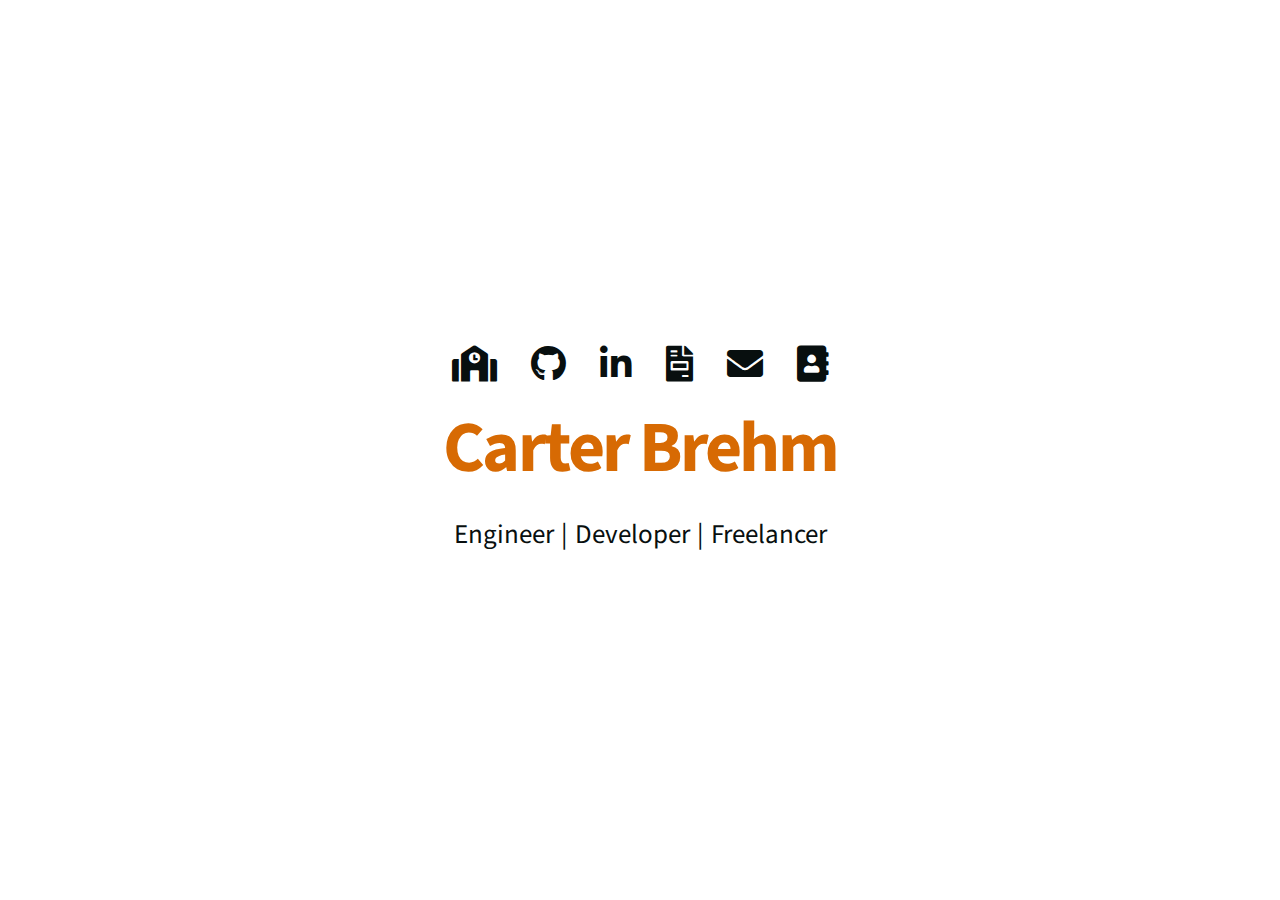
<file: index.html>
<!doctype html>
<html lang="en">
	<head>
		<meta charset="UTF-8" />
		<meta name="viewport" content="width=device-width, initial-scale=1.0" />
		<title>Carter Brehm</title>
		<link rel="icon" href="icons/favicon.ico" />
		<link rel="stylesheet" href="icons/font-awesome/css/all.css" />
		<link rel="stylesheet" href="styles/main.css" />
	</head>
	<body>
		<div class="content-wrapper">
			<a
				href="https://www.unomaha.edu/scott-scholars/staff-and-students/directory/class-of-2025/carter-brehm.php"
			>
				<i class="icon fas fa-school fa-2x"></i>
			</a>
			<a href="https://github.com/CarterBrehm">
				<i class="icon fab fa-github fa-2x"></i>
			</a>
			<a href="https://www.linkedin.com/in/carter-brehm-3526a3241/">
				<i class="icon fab fa-linkedin-in fa-2x"></i>
			</a>
			<a href="resume/">
				<i class="icon fas fa-file-invoice fa-2x"></i>
			</a>
			<a href="mailto:carter@brehm.dev">
				<i class="icon fas fa-envelope fa-2x"></i>
			</a>
			<a href="carterbrehm.vcf">
				<i class="icon fas fa-address-book fa-2x"></i>
			</a>
			<h1>Carter Brehm</h1>
			<p>
				Engineer <span class="divider"> | </span> Developer
				<span class="divider"> | </span> Freelancer
			</p>
		</div>
	</body>
</html>
</file>
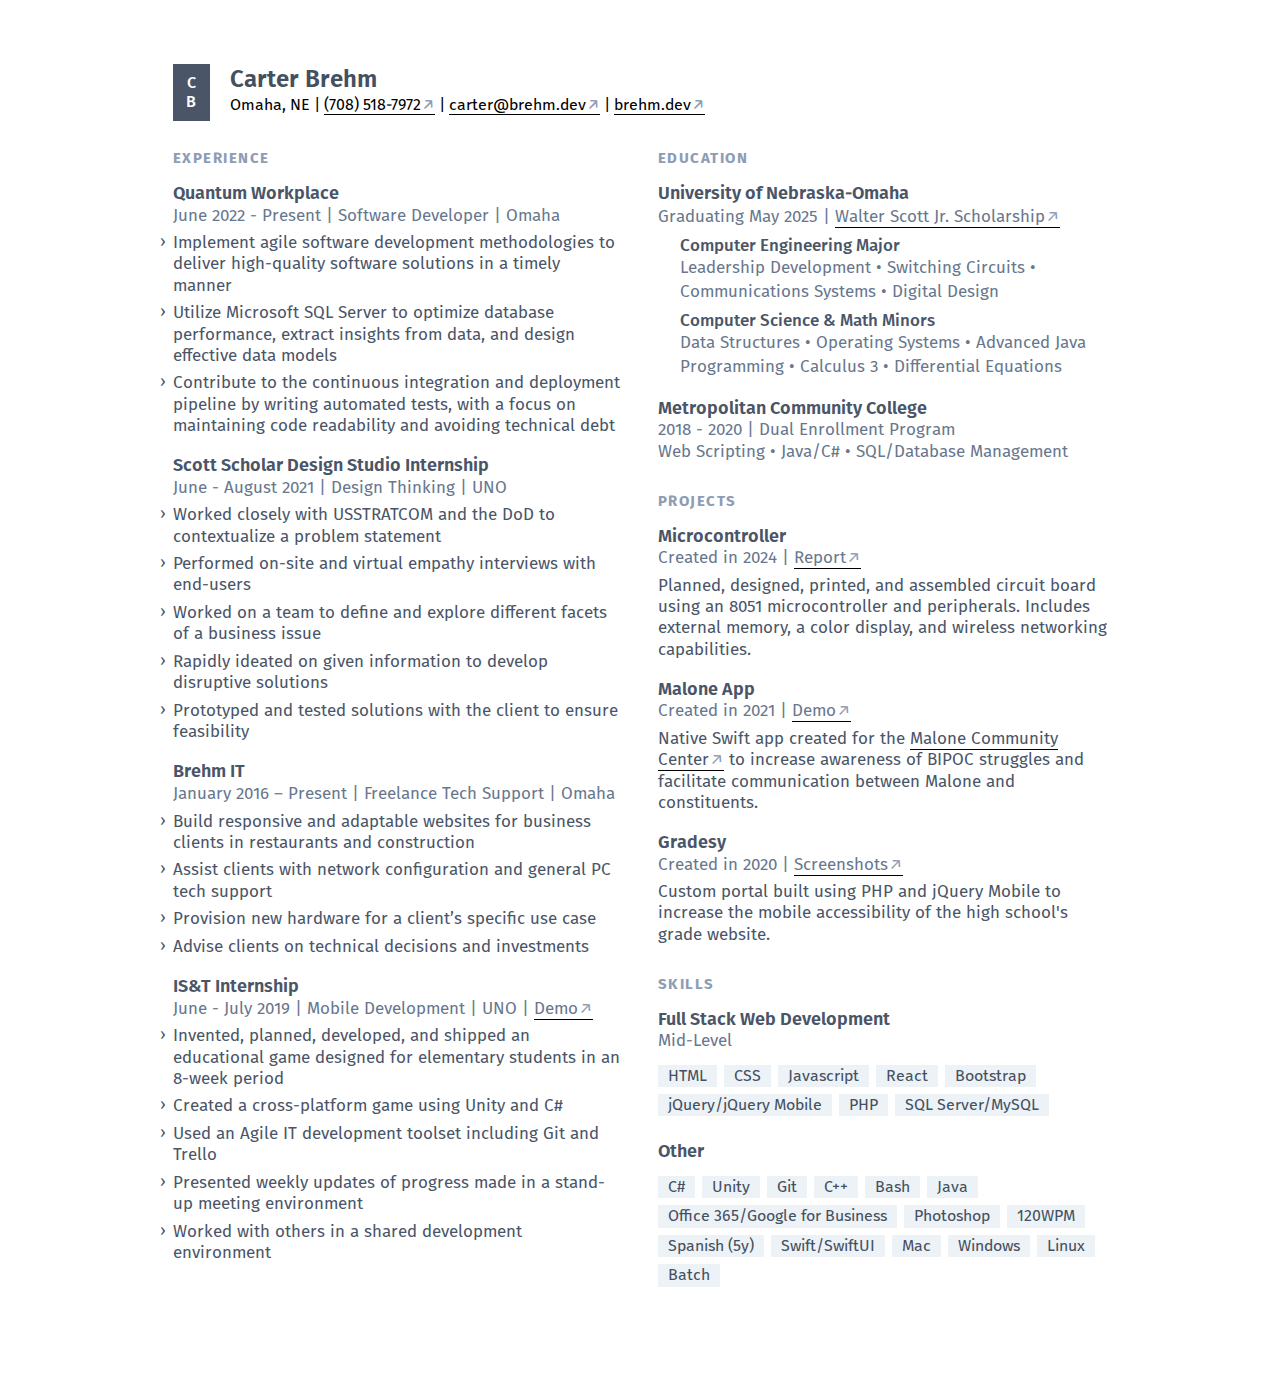
<file: resume/index.html>
<!DOCTYPE html>
<html lang="en">
	<head>
		<meta charset="UTF-8" />
		<a rel="me" href="https://mastodon.carters.cloud/@carter"></a>
		<meta name="description" content="Full-stack web and iOS developer" />
		<meta name="keywords" content="resume,cv,Carter Brehm" />
		<meta name="author" content="Carter" />
		<!-- <meta name="robots" content="noindex"> -->
		<meta name="viewport" content="width=device-width, initial-scale=1.0" />
		<meta http-equiv="X-UA-Compatible" content="ie=edge" />
		<!-- <link rel="preload" href="./fonts/FiraGO-Regular.latin.woff2" as="font" crossorigin="anonymous"> -->
		<link href="./build.css" rel="stylesheet" />
		<title>Carter Brehm — Resume</title>

		<style></style>
	</head>

	<body>
		<main class="font-firago hyphens-manual">
			<!-- Page -->
			<div class="p-6 mx-auto page max-w-2xl print:max-w-letter md:max-w-letter md:h-letter xsm:p-8 sm:p-9 md:p-16 bg-white">
				<!-- Name -->
				<header class="flex items-center mb-8 md:mb-11" style="margin-bottom: 30px">
					<div class="initials-container mr-5 text-base leading-none text-white bg-gray-700 font-medium print:bg-black px-3" style="padding-bottom: 0.6875rem; padding-top: 0.6875rem; /*11px*/">
						<div class="initial text-center" style="padding-bottom: 0.1875rem; /*3px*/">C</div>
						<div class="text-center initial">B</div>
					</div>
					<div>
						<h1 class="text-2xl font-semibold text-gray-750 pb-px">Carter Brehm</h1>
						<p style="line-height: 1.6">
							Omaha, NE |
							<a href="tel:7085187972">(708) 518-7972<span class="hide-print inline-block text-gray-550 print:text-black font-normal group-hover:text-gray-700 transition duration-100 ease-in">↗</span></a>
							|
							<a href="mailto:carter@brehmit.com">carter@brehm.dev<span class="hide-print inline-block text-gray-550 print:text-black font-normal group-hover:text-gray-700 transition duration-100 ease-in">↗</span></a>
							|
							<a href="https://brehm.dev">brehm.dev<span class="inline-block text-gray-550 print:text-black font-normal group-hover:text-gray-700 transition duration-100 ease-in">↗</span></a>
							<!-- <a href="brehm.dev/card">brehm.dev/card<span class="inline-block text-gray-550 print:text-black font-normal group-hover:text-gray-700 transition duration-100 ease-in">↗</span></a> -->
						</p>
						<p></p>
					</div>

					<!-- <p style="max-width: 70px; padding-left: 40px; white-space: nowrap; line-height: 1.4;">(708) 518-7972 <br>carter@brehmit.com</p> -->
				</header>

				<!-- end Name -->

				<!-- Column -->
				<div class="md:col-count-2 print:col-count-2 col-gap-md md:h-letter-col print:h-letter-col col-fill-auto">
					<section class="mt-8 first:mt-0">
						<!-- To keep in the same column -->
						<div class="break-inside-avoid">
							<h2 class="mb-4 font-bold tracking-widest text-sm2 text-gray-550 print:font-normal">EXPERIENCE</h2>


							<section class="mb-4.5 break-inside-avoid">
								<header>
									<h3 class="text-lg font-semibold text-gray-700 leading-snugish">Quantum Workplace</h3>
									<p class="leading-normal text-md text-gray-650">June 2022 - Present | Software Developer | Omaha</p>
								</header>
								<ul class="">
									<li class="mt-2.1 text-md text-gray-700 leading-normal">
										<span class="absolute -ml-3 sm:-ml-3.2 select-none transform -translate-y-px">›</span>
										Implement agile software development methodologies to deliver high-quality software solutions in a timely manner
									</li>
									<li class="mt-2.1 text-md text-gray-700 leading-normal">
										<span class="absolute -ml-3 sm:-ml-3.2 select-none transform -translate-y-px">›</span>
										Utilize Microsoft SQL Server to optimize database performance, extract insights from data, and design effective data models
									</li>
									<li class="mt-2.1 text-md text-gray-700 leading-normal">
										<span class="absolute -ml-3 sm:-ml-3.2 select-none transform -translate-y-px">›</span>
										Contribute to the continuous integration and deployment pipeline by writing automated tests, with a focus on maintaining code readability and avoiding technical debt
									</li>
								</ul>
							</section>


							<section class="mb-4.5 break-inside-avoid">
								<header>
									<h3 class="text-lg font-semibold text-gray-700 leading-snugish">Scott Scholar Design Studio Internship</h3>
									<p class="leading-normal text-md text-gray-650">June - August 2021 | Design Thinking | UNO</p>
								</header>
								<ul class="">
									<li class="mt-2.1 text-md text-gray-700 leading-normal">
										<span class="absolute -ml-3 sm:-ml-3.2 select-none transform -translate-y-px">›</span>
										Worked closely with USSTRATCOM and the DoD to contextualize a problem statement
									</li>
									<li class="mt-2.1 text-md text-gray-700 leading-normal">
										<span class="absolute -ml-3 sm:-ml-3.2 select-none transform -translate-y-px">›</span>
										Performed on-site and virtual empathy interviews with end-users
									</li>
									<li class="mt-2.1 text-md text-gray-700 leading-normal">
										<span class="absolute -ml-3 sm:-ml-3.2 select-none transform -translate-y-px">›</span>
										Worked on a team to define and explore different facets of a business issue
									</li>
									<li class="mt-2.1 text-md text-gray-700 leading-normal">
										<span class="absolute -ml-3 sm:-ml-3.2 select-none transform -translate-y-px">›</span>
										Rapidly ideated on given information to develop disruptive solutions
									</li>
									<li class="mt-2.1 text-md text-gray-700 leading-normal">
										<span class="absolute -ml-3 sm:-ml-3.2 select-none transform -translate-y-px">›</span>
										Prototyped and tested solutions with the client to ensure feasibility
									</li>
								</ul>
							</section>

							<section class="mb-4.5 break-inside-avoid">
								<header>
									<h3 class="text-lg font-semibold text-gray-700 leading-snugish">Brehm IT</h3>
									<p class="leading-normal text-md text-gray-650">January 2016 – Present | Freelance Tech Support | Omaha</p>
								</header>
								<ul>
									<li class="mt-2.1 text-md text-gray-700 leading-normal">
										<span class="absolute -ml-3 sm:-ml-3.2 select-none transform -translate-y-px">›</span>
										Build responsive and adaptable websites for business clients in restaurants and construction
									</li>
									<li class="mt-2.1 text-md text-gray-700 leading-normal">
										<span class="absolute -ml-3 sm:-ml-3.2 select-none transform -translate-y-px">›</span>
										Assist clients with network configuration and general PC tech support
									</li>
									<li class="mt-2.1 text-md text-gray-700 leading-normal">
										<span class="absolute -ml-3 sm:-ml-3.2 select-none transform -translate-y-px">›</span>
										Provision new hardware for a client’s specific use case
									</li>
									<li class="mt-2.1 text-md text-gray-700 leading-normal">
										<span class="absolute -ml-3 sm:-ml-3.2 select-none transform -translate-y-px">›</span>
										Advise clients on technical decisions and investments
									</li>
								</ul>
							</section>
						</div>

						<section class="mb-4.5 break-inside-avoid">
							<header>
								<h3 class="text-lg font-semibold text-gray-700 leading-snugish">IS&T Internship</h3>
								<p class="leading-normal text-md text-gray-650">
									June - July 2019 | Mobile Development | UNO |
									<a href="mis-flood-demo/index.html">Demo<span class="inline-block text-gray-550 print:text-black font-normal group-hover:text-gray-700 transition duration-100 ease-in">↗</span></a>
								</p>
							</header>
							<ul class="">
								<li class="mt-2.1 text-md text-gray-700 leading-normal">
									<span class="absolute -ml-3 sm:-ml-3.2 select-none transform -translate-y-px">›</span>
									Invented, planned, developed, and shipped an educational game designed for elementary students in an 8-week period
								</li>
								<li class="mt-2.1 text-md text-gray-700 leading-normal">
									<span class="absolute -ml-3 sm:-ml-3.2 select-none transform -translate-y-px">›</span>
									Created a cross-platform game using Unity and C#
								</li>
								<li class="mt-2.1 text-md text-gray-700 leading-normal">
									<span class="absolute -ml-3 sm:-ml-3.2 select-none transform -translate-y-px">›</span>
									Used an Agile IT development toolset including Git and Trello
								</li>
								<li class="mt-2.1 text-md text-gray-700 leading-normal">
									<span class="absolute -ml-3 sm:-ml-3.2 select-none transform -translate-y-px">›</span>
									Presented weekly updates of progress made in a stand-up meeting environment
								</li>
								<li class="mt-2.1 text-md text-gray-700 leading-normal">
									<span class="absolute -ml-3 sm:-ml-3.2 select-none transform -translate-y-px">›</span>
									Worked with others in a shared development environment
								</li>
							</ul>
						</section>

						<!-- <section class="mb-4.5 break-inside-avoid">
							<header>
								<h3 class="text-lg font-semibold text-gray-700 leading-snugish">Code Ninjas</h3>
								<p class="leading-normal text-md text-gray-650">April 2019 - June 2021 | Sensei | Code Ninjas Papillion</p>
							</header>
							<ul class="">
								<li class="mt-2.1 text-md text-gray-700 leading-normal">
									<span class="absolute -ml-3 sm:-ml-3.2 select-none transform -translate-y-px">›</span>
									Guided children ages 4-16 with coding and other STEM activities
								</li>
								<!-- <li class="mt-2.1 text-md text-gray-700 leading-normal">
                  <span
                    class="
                      absolute
                      -ml-3
                      sm:-ml-3.2
                      select-none
                      transform
                      -translate-y-px
                    "
                    >›</span
                  >
                  Wrote curriculum to help students build Javascript games and
                  applets
                </li>
								<li class="mt-2.1 text-md text-gray-700 leading-normal">
									<span class="absolute -ml-3 sm:-ml-3.2 select-none transform -translate-y-px">›</span>
									Created and lead week-long camps over topics like penetration testing and game development
								</li>
								<!-- <li class="mt-2.1 text-md text-gray-700 leading-normal">
                  <span
                    class="
                      absolute
                      -ml-3
                      sm:-ml-3.2
                      select-none
                      transform
                      -translate-y-px
                    "
                    >›</span
                  >
                  Interacted with parents to keep them up-to-date on their
                  child’s progress
                </li>
								<li class="mt-2.1 text-md text-gray-700 leading-normal">
									<span class="absolute -ml-3 sm:-ml-3.2 select-none transform -translate-y-px">›</span>
									Established a CI/CD pipeline for student laptop deployment
								</li>
							</ul>
						</section>
					</section> -->

					<section class="mt-8 first:mt-0">
						<!-- To keep in the same column -->
						<div class="break-inside-avoid">
							<h2 class="mb-4 font-bold tracking-widest text-sm2 text-gray-550 print:font-normal">EDUCATION</h2>

							<section class="mb-4.5 break-inside-avoid">
								<header>
									<h3 class="text-lg font-semibold text-gray-700 leading-snugish">University of Nebraska-Omaha</h3>
									<p class="leading-relaxed text-md text-gray-650">
										Graduating May 2025 | <a href="https://www.unomaha.edu/scott-scholars/index.php">Walter Scott Jr. Scholarship<span class="inline-block text-gray-550 print:text-black font-normal group-hover:text-gray-700 transition duration-100 ease-in">↗</span></a>
									</p>
									<p style="padding-left: 5%;" class="mt-2.1 text-md font-medium text-gray-700 leading-normal">
										Computer Engineering Major
									</p>
									<p style="padding-left: 5%;" class="leading-relaxed text-md text-gray-650">Leadership Development &bull; Switching Circuits &bull; Communications Systems &bull; Digital Design</p>
									<p style="padding-left: 5%;" class="mt-2.1 text-md font-medium text-gray-700 leading-normal">
										Computer Science & Math Minors
									</p>
									<p style="padding-left: 5%;" class="leading-relaxed text-md text-gray-650">Data Structures &bull; Operating Systems &bull; Advanced Java Programming &bull; Calculus 3 &bull; Differential Equations</p>
								</header>
							</section>

							<section class="mb-4.5 break-inside-avoid">
								<header>
									<h3 class="text-lg font-semibold text-gray-700 leading-snugish">Metropolitan Community College</h3>
									<p class="leading-normal text-md text-gray-650">2018 - 2020 | Dual Enrollment Program</p>
									<p class="leading-normal text-md text-gray-650">Web Scripting &bull; Java/C# &bull; SQL/Database Management</p>
								</header>
							</section>

							<!-- <section class="mb-4.5 break-inside-avoid">
              <header>
                <h3 class="text-lg font-semibold text-gray-700 leading-snugish">
                  Papillion La Vista South High School
                </h3>
                <p class="leading-normal text-md text-gray-650">
                  2017 - 2021 | AP/Honors Curriculum | Magna Cum Laude
                </p>
                <p class="leading-normal text-md text-gray-650">
                  AP Calculus AB/BC &bull; AP US/World Government &bull; AP Physics &bull; AP Spanish 5
                </p>
              </header>
            </section> -->
						</div>
					</section>

						<section class="mt-8 first:mt-0">
						<!-- To keep in the same column -->
							<h2 class="mb-4 font-bold tracking-widest text-sm2 text-gray-550 print:font-normal">PROJECTS</h2>
							<section class="mb-4.5 break-inside-avoid">
								<header>
									<h3 class="text-lg font-semibold text-gray-700 leading-snugish">Microcontroller</h3>
									<p class="leading-normal text-md text-gray-650">
										Created in 2024 |
										<a href="microcontroller/index.html#bill-of-materials">Report<span class="inline-block text-gray-550 print:text-black font-normal group-hover:text-gray-700 transition duration-100 ease-in">↗</span></a>
									</p>
								</header>
								<p class="mt-2.1 text-md text-gray-700 leading-normal">Planned, designed, printed, and assembled circuit board using an 8051 microcontroller and peripherals. Includes external memory, a color display, and wireless networking capabilities.</p>
							</section>

							<section class="mb-4.5 break-inside-avoid">
								<header>
									<h3 class="text-lg font-semibold text-gray-700 leading-snugish">Malone App</h3>
									<p class="leading-normal text-md text-gray-650">
										Created in 2021 |
										<a href="https://cln.sh/iXQEy3">Demo<span class="inline-block text-gray-550 print:text-black font-normal group-hover:text-gray-700 transition duration-100 ease-in">↗</span></a>
									</p>
								</header>
								<p class="mt-2.1 text-md text-gray-700 leading-normal">Native Swift app created for the <a href="https://cln.sh/iXQEy3">Malone Community Center<span class="inline-block text-gray-550 print:text-black font-normal group-hover:text-gray-700 transition duration-100 ease-in">↗</span></a> to increase awareness of BIPOC struggles and facilitate communication between Malone and constituents.</p>
							</section>
						<div class="break-inside-avoid">

							<section class="mb-4.5 break-inside-avoid">
								<header>
									<h3 class="text-lg font-semibold text-gray-700 leading-snugish">Gradesy</h3>
									<p class="leading-normal text-md text-gray-650">
										Created in 2020 |
										<a href="gradesy.html">Screenshots<span class="inline-block text-gray-550 print:text-black font-normal group-hover:text-gray-700 transition duration-100 ease-in">↗</span></a>
									</p>
								</header>
								<p class="mt-2.1 text-md text-gray-700 leading-normal">Custom portal built using PHP and jQuery Mobile to increase the mobile accessibility of the high school's grade website.</p>
							</section>
							<!-- <section class="mb-4.5 break-inside-avoid">
								<header>
									<h3 class="text-lg font-semibold text-gray-700 leading-snugish">Home Assistant Contributor</h3>
									<p class="leading-normal text-md text-gray-650">
										Created in 2018 |
										<a href="homeassistant.html">Screenshots<span class="inline-block text-gray-550 print:text-black font-normal group-hover:text-gray-700 transition duration-100 ease-in">↗</span></a>
									</p>
								</header>
								<p class="mt-2.1 text-md text-gray-700 leading-normal">Home Assistant is an open source project developed for organizing and controlling home automation products using Z-wave, Zigbee, and Wifi. Contributed code to frontend design and several local customizations to enhance the product.</p>
							</section> -->
						</div>
					</section>

					<section class="mt-8 first:mt-0">
						<!-- To keep in the same column -->
						<div class="break-inside-avoid">
							<h2 class="mb-4 font-bold tracking-widest text-sm2 text-gray-550 print:font-normal">SKILLS</h2>

							<section class="mb-4.5 break-inside-avoid">
								<header>
									<h3 class="text-lg font-semibold text-gray-700 leading-snugish">Full Stack Web Development</h3>
									<p class="leading-normal text-md text-gray-650">Mid-Level</p>
								</header>
								<p class="mt-2.1 text-md text-gray-700 leading-normal"></p>
								<div class="my-3.2 last:pb-1.5">
									<ul class="flex flex-wrap text-md leading-relaxed -mr-1.6 -mb-1.6">
										<li class="px-2.5 mr-1.6 mb-1.6 text-base text-gray-750 print:bg-white print:border-inset bg-gray-200">HTML</li>
										<li class="px-2.5 mr-1.6 mb-1.6 text-base text-gray-750 print:bg-white print:border-inset bg-gray-200">CSS</li>
										<li class="px-2.5 mr-1.6 mb-1.6 text-base text-gray-750 print:bg-white print:border-inset bg-gray-200">Javascript</li>
										<li class="px-2.5 mr-1.6 mb-1.6 text-base text-gray-750 print:bg-white print:border-inset bg-gray-200">React</li>
										<li class="px-2.5 mr-1.6 mb-1.6 text-base text-gray-750 print:bg-white print:border-inset bg-gray-200">Bootstrap</li>
										<li class="px-2.5 mr-1.6 mb-1.6 text-base text-gray-750 print:bg-white print:border-inset bg-gray-200">jQuery/jQuery Mobile</li>
										<li class="px-2.5 mr-1.6 mb-1.6 text-base text-gray-750 print:bg-white print:border-inset bg-gray-200">PHP</li>
										<li class="px-2.5 mr-1.6 mb-1.6 text-base text-gray-750 print:bg-white print:border-inset bg-gray-200">SQL Server/MySQL</li>
									</ul>
								</div>
							</section>
						</div>

						<section class="mb-4.5 break-inside-avoid">
							<header>
								<h3 class="text-lg font-semibold text-gray-700 leading-snugish">Other</h3>
							</header>
							<div class="my-3.2 last:pb-1.5">
								<ul class="flex flex-wrap text-md leading-relaxed -mr-1.6 -mb-1.6">
									<li class="px-2.5 mr-1.6 mb-1.6 text-base text-gray-750 print:bg-white print:border-inset bg-gray-200">C#</li>
									<li class="px-2.5 mr-1.6 mb-1.6 text-base text-gray-750 print:bg-white print:border-inset bg-gray-200">Unity</li>
									<li class="px-2.5 mr-1.6 mb-1.6 text-base text-gray-750 print:bg-white print:border-inset bg-gray-200">Git</li>
									<li class="px-2.5 mr-1.6 mb-1.6 text-base text-gray-750 print:bg-white print:border-inset bg-gray-200">C++</li>
									<li class="px-2.5 mr-1.6 mb-1.6 text-base text-gray-750 print:bg-white print:border-inset bg-gray-200">Bash</li>
									<li class="px-2.5 mr-1.6 mb-1.6 text-base text-gray-750 print:bg-white print:border-inset bg-gray-200">Java</li>
									<li class="px-2.5 mr-1.6 mb-1.6 text-base text-gray-750 print:bg-white print:border-inset bg-gray-200">Office 365/Google for Business</li>
									<li class="px-2.5 mr-1.6 mb-1.6 text-base text-gray-750 print:bg-white print:border-inset bg-gray-200">Photoshop</li>
									<li class="px-2.5 mr-1.6 mb-1.6 text-base text-gray-750 print:bg-white print:border-inset bg-gray-200">120WPM</li>
									<li class="px-2.5 mr-1.6 mb-1.6 text-base text-gray-750 print:bg-white print:border-inset bg-gray-200">Spanish (5y)</li>
									<li class="px-2.5 mr-1.6 mb-1.6 text-base text-gray-750 print:bg-white print:border-inset bg-gray-200">Swift/SwiftUI</li>
									<li class="px-2.5 mr-1.6 mb-1.6 text-base text-gray-750 print:bg-white print:border-inset bg-gray-200">Mac</li>
									<li class="px-2.5 mr-1.6 mb-1.6 text-base text-gray-750 print:bg-white print:border-inset bg-gray-200">Windows</li>
									<li class="px-2.5 mr-1.6 mb-1.6 text-base text-gray-750 print:bg-white print:border-inset bg-gray-200">Linux</li>
									<li class="px-2.5 mr-1.6 mb-1.6 text-base text-gray-750 print:bg-white print:border-inset bg-gray-200">Batch</li>
								</ul>
							</div>
						</section>
					</section>
					<section class="mt-8 first:mt-0">
						<!-- To keep in the same column -->
						<!-- <div class="break-inside-avoid">
							<section class="mb-4.5 break-inside-avoid">
								<p class="leading-normal text-md">
									<span class="text-gray-650">You can access the latest version of this resume (as well as all of the <a href="#">links↗</a>) by visiting</span>
									<span class="text-lg font-semibold text-gray-700">carterbrehm.me/resume</span>.
								</p>
							</section>
						</div>
					</section>
				</div> -->
				<!-- end Column -->
			</div>
			<!-- end Page -->
		</main>
	</body>
</html>
</file>
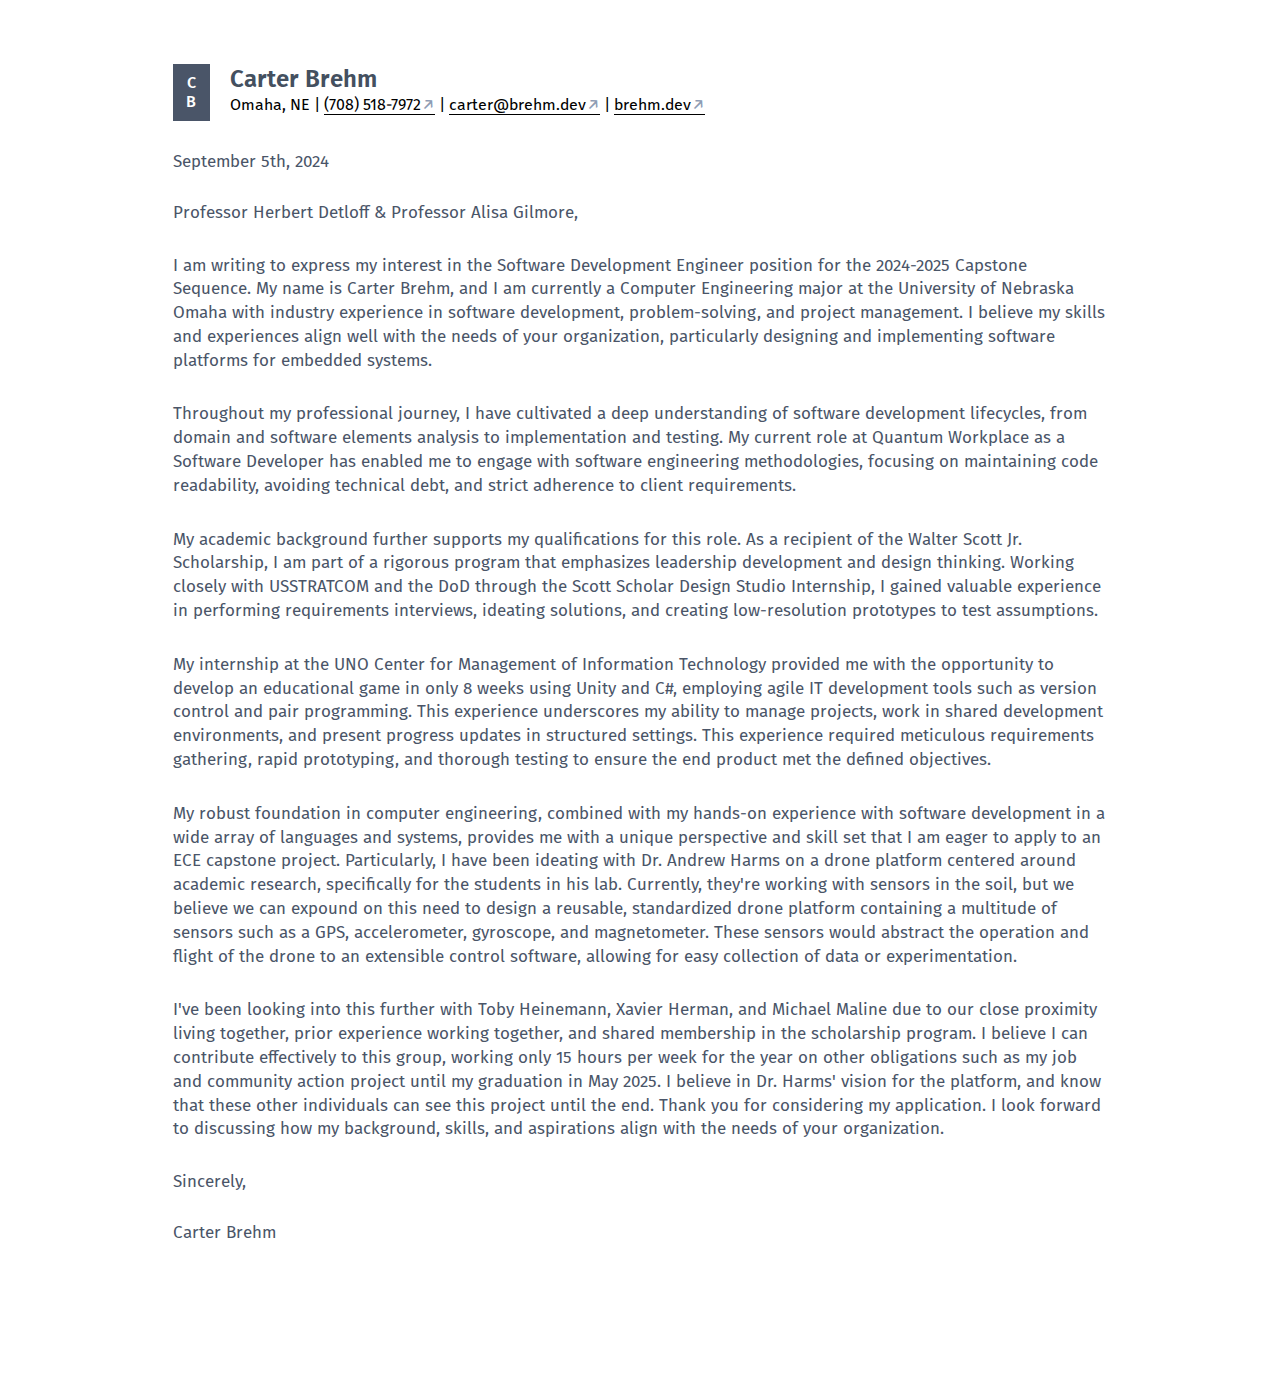
<file: resume/coverletter.html>
<!DOCTYPE html>
<html lang="en">
	<head>
		<meta charset="UTF-8" />
		<meta name="description" content="Full-stack web and iOS developer" />
		<meta name="keywords" content="resume,cv,Carter Brehm" />
		<meta name="author" content="Carter" />
		<!-- <meta name="robots" content="noindex"> -->
		<meta name="viewport" content="width=device-width, initial-scale=1.0" />
		<meta http-equiv="X-UA-Compatible" content="ie=edge" />
		<!-- <link rel="preload" href="./fonts/FiraGO-Regular.latin.woff2" as="font" crossorigin="anonymous"> -->
		<link href="./build.css" rel="stylesheet" />
		<title>Carter Brehm — Detloff Cover Letter</title>

		<style></style>
	</head>

	<body>
		<main class="font-firago hyphens-manual">
			<!-- Page -->
			<div class="p-6 mx-auto page max-w-2xl print:max-w-letter md:max-w-letter md:h-letter xsm:p-8 sm:p-9 md:p-16 bg-white">
				<!-- Name -->
				<header class="flex items-center mb-8 md:mb-11" style="margin-bottom: 30px">
					<div class="initials-container mr-5 text-base leading-none text-white bg-gray-700 font-medium print:bg-black px-3" style="padding-bottom: 0.6875rem; padding-top: 0.6875rem; /*11px*/">
						<div class="initial text-center" style="padding-bottom: 0.1875rem; /*3px*/">C</div>
						<div class="text-center initial">B</div>
					</div>
					<div>
						<h1 class="text-2xl font-semibold text-gray-750 pb-px">Carter Brehm</h1>
						<p style="line-height: 1.6">
							Omaha, NE |
							<a href="tel:7085187972">(708) 518-7972<span class="hide-print inline-block text-gray-550 print:text-black font-normal group-hover:text-gray-700 transition duration-100 ease-in">↗</span></a>
							|
							<a href="mailto:carter@brehm.dev">carter@brehm.dev<span class="hide-print inline-block text-gray-550 print:text-black font-normal group-hover:text-gray-700 transition duration-100 ease-in">↗</span></a>
							|
							<a href="https://brehm.dev">brehm.dev<span class="inline-block text-gray-550 print:text-black font-normal group-hover:text-gray-700 transition duration-100 ease-in">↗</span></a>
						</p>
						<p></p>
					</div>

					<!-- <p style="max-width: 70px; padding-left: 40px; white-space: nowrap; line-height: 1.4;">(708) 518-7972 <br>carter@brehmit.com</p> -->
				</header>

				<!-- end Name -->

				<!-- Column -->
				<div class="md:col-count-1 print:col-count-1 col-gap-md md:h-letter-col print:h-letter-col col-fill-auto">
					<section class="mt-8 first:mt-0">
						<!-- To keep in the same column -->
						<div class="break-inside-avoid">
							<section class="mb-4.5 break-inside-avoid">
								<p class="mt-2.1 text-md text-gray-700 leading-normal custom-coverletter">September 5th, 2024</p>
								<p class="mt-2.1 text-md text-gray-700 leading-normal custom-coverletter">Professor Herbert Detloff & Professor Alisa Gilmore,</p>
								<p class="mt-2.1 text-md text-gray-700 leading-relaxed custom-coverletter">I am writing to express my interest in the Software Development Engineer position for the 2024-2025 Capstone Sequence. My name is Carter Brehm, and I am currently a Computer Engineering major at the University of Nebraska Omaha with industry experience in software development, problem-solving, and project management. I believe my skills and experiences align well with the needs of your organization, particularly designing and implementing software platforms for embedded systems.</p>
								<p class="mt-2.1 text-md text-gray-700 leading-relaxed custom-coverletter">Throughout my professional journey, I have cultivated a deep understanding of software development lifecycles, from domain and software elements analysis to implementation and testing. My current role at Quantum Workplace as a Software Developer has enabled me to engage with software engineering methodologies, focusing on maintaining code readability, avoiding technical debt, and strict adherence to client requirements.</p>
								<p class="mt-2.1 text-md text-gray-700 leading-relaxed custom-coverletter">My academic background further supports my qualifications for this role. As a recipient of the Walter Scott Jr. Scholarship, I am part of a rigorous program that emphasizes leadership development and design thinking. Working closely with USSTRATCOM and the DoD through the Scott Scholar Design Studio Internship, I gained valuable experience in performing requirements interviews, ideating solutions, and creating low-resolution prototypes to test assumptions.</p>
								<p class="mt-2.1 text-md text-gray-700 leading-relaxed custom-coverletter">My internship at the UNO Center for Management of Information Technology provided me with the opportunity to develop an educational game in only 8 weeks using Unity and C#, employing agile IT development tools such as version control and pair programming. This experience underscores my ability to manage projects, work in shared development environments, and present progress updates in structured settings. This experience required meticulous requirements gathering, rapid prototyping, and thorough testing to ensure the end product met the defined objectives.</p>
								<p class="mt-2.1 text-md text-gray-700 leading-relaxed custom-coverletter">My robust foundation in computer engineering, combined with my hands-on experience with software development in a wide array of languages and systems, provides me with a unique perspective and skill set that I am eager to apply to an ECE capstone project. Particularly, I have been ideating with Dr. Andrew Harms on a drone platform centered around academic research, specifically for the students in his lab. Currently, they're working with sensors in the soil, but we believe we can expound on this need to design a reusable, standardized drone platform containing a multitude of sensors such as a GPS, accelerometer, gyroscope, and magnetometer. These sensors would abstract the operation and flight of the drone to an extensible control software, allowing for easy collection of data or experimentation.</p>
								<p class="mt-2.1 text-md text-gray-700 leading-relaxed custom-coverletter">I've been looking into this further with Toby Heinemann, Xavier Herman, and Michael Maline due to our close proximity living together, prior experience working together, and shared membership in the scholarship program. I believe I can contribute effectively to this group, working only 15 hours per week for the year on other obligations such as my job and community action project until my graduation in May 2025. I believe in Dr. Harms' vision for the platform, and know that these other individuals can see this project until the end. Thank you for considering my application. I look forward to discussing how my background, skills, and aspirations align with the needs of your organization.</p>
								<p class="mt-2.1 text-md text-gray-700 leading-normal custom-coverletter">Sincerely,</p>
								<p class="mt-2.1 text-md text-gray-700 leading-normal custom-coverletter">Carter Brehm</p>
							</section>
						</div>
					</section>
				</div>
				<!-- end Column -->
			</div>
			<!-- end Page -->
		</main>
	</body>
</html>
</file>
<file: styles/main.css>
@import url("https://fonts.googleapis.com/css2?family=Comfortaa:wght@700&family=Source+Sans+Pro:wght@900&display=swap");

* {
  margin: 0;
  padding: 0;
  text-decoration: none;
}

body {
  display: flex;
  justify-content: center;
  align-items: center;
  height: 100vh;
  background-color: #080F0F;
  @media (prefers-color-scheme: light) {
    background-color: white;
  }
}

.content-wrapper {
  text-align: center;
}

h1 {
	color: #D76A03;
  font-family: "Source Sans Pro", sans-serif;
  font-size: 8vh;
  letter-spacing: -0.04em;
}

p {
	color: white;
	@media (prefers-color-scheme: light) {
    color: #080F0F;
  }
  font-family: "Source Sans Pro", sans-serif;
  font-size: 3vh;
  margin: 15px 0;
}

.divider {
  color: white;
  @media (prefers-color-scheme: light) {
     color: #080F0F;
  }
  padding: 2px;
}

.icon {
  color: white;
  @media (prefers-color-scheme: light) {
     color: #080F0F;
  }
  padding: 15px;
  font-size: 4vh;
}

.icon:hover {
  cursor: pointer;
}
</file>
<file: resume/build.css>
.custom-coverletter {
  margin-bottom: 30px;
  line-height: 150%;
}

@font-face {
  font-family: FiraGo;
  font-style: normal;
  font-weight: 600;
  font-display: swap;
  src: url(/resume/fonts/FiraGO-SemiBold.latin.woff2) format("woff2");
  unicode-range: U+0000-007f, U+0080-00ff;
}
@font-face {
  font-family: FiraGo;
  font-style: normal;
  font-weight: 600;
  font-display: swap;
  src: url(/resume/fonts/FiraGO-SemiBold.latin-ext.woff2) format("woff2");
  unicode-range: U+0100-017f, U+0180-024f, U+0250-02af, U+1e??, U+2c60-2c7f,
    U+a720-a7ff, U+ab30-ab6f;
}
@font-face {
  font-family: FiraGo;
  font-style: normal;
  font-weight: 600;
  font-display: swap;
  src: url(/resume/fonts/FiraGO-SemiBold.cyrillic.woff2) format("woff2");
  unicode-range: U+04??, U+0500-052f;
}
@font-face {
  font-family: FiraGo;
  font-style: normal;
  font-weight: 600;
  font-display: swap;
  src: url(/resume/fonts/FiraGO-SemiBold.special.woff2) format("woff2");
  unicode-range: U+02b0-02ff, U+0300-036f, U+1d00-1d7f, U+1d80-1dbf, U+1dc0-1dff,
    U+23??, U+2980-29ff, U+2b??, U+e000-f8ff, U+fb00-fb4f;
}
@font-face {
  font-family: FiraGo;
  font-style: normal;
  font-weight: 600;
  font-display: swap;
  src: url(/resume/fonts/FiraGO-SemiBold.greek.woff2) format("woff2");
  unicode-range: U+0370-03ff, U+1f??;
}
@font-face {
  font-family: FiraGo;
  font-style: normal;
  font-weight: 600;
  font-display: swap;
  src: url(/resume/fonts/FiraGO-SemiBold.hebrew.woff2) format("woff2");
  unicode-range: U+0590-05ff;
}
@font-face {
  font-family: FiraGo;
  font-style: normal;
  font-weight: 600;
  font-display: swap;
  src: url(/resume/fonts/FiraGO-SemiBold.arabic.woff2) format("woff2");
  unicode-range: U+06??, U+0750-077f, U+fb50-fdff, U+fe70-feff;
}
@font-face {
  font-family: FiraGo;
  font-style: normal;
  font-weight: 600;
  font-display: swap;
  src: url(/resume/fonts/FiraGO-SemiBold.devanagari.woff2) format("woff2");
  unicode-range: U+0900-097f;
}
@font-face {
  font-family: FiraGo;
  font-style: normal;
  font-weight: 600;
  font-display: swap;
  src: url(/resume/fonts/FiraGO-SemiBold.thai.woff2) format("woff2");
  unicode-range: U+0e00-0e7f;
}
@font-face {
  font-family: FiraGo;
  font-style: normal;
  font-weight: 600;
  font-display: swap;
  src: url(/resume/fonts/FiraGO-SemiBold.georgian.woff2) format("woff2");
  unicode-range: U+10a0-10ff;
}
@font-face {
  font-family: FiraGo;
  font-style: normal;
  font-weight: 600;
  font-display: swap;
  src: url(/resume/fonts/FiraGO-SemiBold.shared.woff2) format("woff2");
  unicode-range: U+2000-206f, U+2070-209f, U+20a0-20cf, U+2100-214f, U+2150-218f,
    U+2190-21ff, U+22??, U+25a0-25ff, U+2700-27bf;
}
@font-face {
  font-family: FiraGo;
  font-style: normal;
  font-weight: 700;
  font-display: swap;
  src: url(/resume/fonts/FiraGO-Bold.latin.woff2) format("woff2");
  unicode-range: U+0000-007f, U+0080-00ff;
}
@font-face {
  font-family: FiraGo;
  font-style: normal;
  font-weight: 700;
  font-display: swap;
  src: url(/resume/fonts/FiraGO-Bold.latin-ext.woff2) format("woff2");
  unicode-range: U+0100-017f, U+0180-024f, U+0250-02af, U+1e??, U+2c60-2c7f,
    U+a720-a7ff, U+ab30-ab6f;
}
@font-face {
  font-family: FiraGo;
  font-style: normal;
  font-weight: 700;
  font-display: swap;
  src: url(/resume/fonts/FiraGO-Bold.cyrillic.woff2) format("woff2");
  unicode-range: U+04??, U+0500-052f;
}
@font-face {
  font-family: FiraGo;
  font-style: normal;
  font-weight: 700;
  font-display: swap;
  src: url(/resume/fonts/FiraGO-Bold.special.woff2) format("woff2");
  unicode-range: U+02b0-02ff, U+0300-036f, U+1d00-1d7f, U+1d80-1dbf, U+1dc0-1dff,
    U+23??, U+2980-29ff, U+2b??, U+e000-f8ff, U+fb00-fb4f;
}
@font-face {
  font-family: FiraGo;
  font-style: normal;
  font-weight: 700;
  font-display: swap;
  src: url(/resume/fonts/FiraGO-Bold.greek.woff2) format("woff2");
  unicode-range: U+0370-03ff, U+1f??;
}
@font-face {
  font-family: FiraGo;
  font-style: normal;
  font-weight: 700;
  font-display: swap;
  src: url(/resume/fonts/FiraGO-Bold.hebrew.woff2) format("woff2");
  unicode-range: U+0590-05ff;
}
@font-face {
  font-family: FiraGo;
  font-style: normal;
  font-weight: 700;
  font-display: swap;
  src: url(/resume/fonts/FiraGO-Bold.arabic.woff2) format("woff2");
  unicode-range: U+06??, U+0750-077f, U+fb50-fdff, U+fe70-feff;
}
@font-face {
  font-family: FiraGo;
  font-style: normal;
  font-weight: 700;
  font-display: swap;
  src: url(/resume/fonts/FiraGO-Bold.devanagari.woff2) format("woff2");
  unicode-range: U+0900-097f;
}
@font-face {
  font-family: FiraGo;
  font-style: normal;
  font-weight: 700;
  font-display: swap;
  src: url(/resume/fonts/FiraGO-Bold.thai.woff2) format("woff2");
  unicode-range: U+0e00-0e7f;
}
@font-face {
  font-family: FiraGo;
  font-style: normal;
  font-weight: 700;
  font-display: swap;
  src: url(/resume/fonts/FiraGO-Bold.georgian.woff2) format("woff2");
  unicode-range: U+10a0-10ff;
}
@font-face {
  font-family: FiraGo;
  font-style: normal;
  font-weight: 700;
  font-display: swap;
  src: url(/resume/fonts/FiraGO-Bold.shared.woff2) format("woff2");
  unicode-range: U+2000-206f, U+2070-209f, U+20a0-20cf, U+2100-214f, U+2150-218f,
    U+2190-21ff, U+22??, U+25a0-25ff, U+2700-27bf;
}
@font-face {
  font-family: FiraGo;
  font-style: normal;
  font-weight: 300;
  font-display: swap;
  src: url(/resume/fonts/FiraGO-Book.latin.woff2) format("woff2");
  unicode-range: U+0000-007f, U+0080-00ff;
}
@font-face {
  font-family: FiraGo;
  font-style: normal;
  font-weight: 300;
  font-display: swap;
  src: url(/resume/fonts/FiraGO-Book.latin-ext.woff2) format("woff2");
  unicode-range: U+0100-017f, U+0180-024f, U+0250-02af, U+1e??, U+2c60-2c7f,
    U+a720-a7ff, U+ab30-ab6f;
}
@font-face {
  font-family: FiraGo;
  font-style: normal;
  font-weight: 300;
  font-display: swap;
  src: url(/resume/fonts/FiraGO-Book.cyrillic.woff2) format("woff2");
  unicode-range: U+04??, U+0500-052f;
}
@font-face {
  font-family: FiraGo;
  font-style: normal;
  font-weight: 300;
  font-display: swap;
  src: url(/resume/fonts/FiraGO-Book.special.woff2) format("woff2");
  unicode-range: U+02b0-02ff, U+0300-036f, U+1d00-1d7f, U+1d80-1dbf, U+1dc0-1dff,
    U+23??, U+2980-29ff, U+2b??, U+e000-f8ff, U+fb00-fb4f;
}
@font-face {
  font-family: FiraGo;
  font-style: normal;
  font-weight: 300;
  font-display: swap;
  src: url(/resume/fonts/FiraGO-Book.greek.woff2) format("woff2");
  unicode-range: U+0370-03ff, U+1f??;
}
@font-face {
  font-family: FiraGo;
  font-style: normal;
  font-weight: 300;
  font-display: swap;
  src: url(/resume/fonts/FiraGO-Book.hebrew.woff2) format("woff2");
  unicode-range: U+0590-05ff;
}
@font-face {
  font-family: FiraGo;
  font-style: normal;
  font-weight: 300;
  font-display: swap;
  src: url(/resume/fonts/FiraGO-Book.arabic.woff2) format("woff2");
  unicode-range: U+06??, U+0750-077f, U+fb50-fdff, U+fe70-feff;
}
@font-face {
  font-family: FiraGo;
  font-style: normal;
  font-weight: 300;
  font-display: swap;
  src: url(/resume/fonts/FiraGO-Book.devanagari.woff2) format("woff2");
  unicode-range: U+0900-097f;
}
@font-face {
  font-family: FiraGo;
  font-style: normal;
  font-weight: 300;
  font-display: swap;
  src: url(/resume/fonts/FiraGO-Book.thai.woff2) format("woff2");
  unicode-range: U+0e00-0e7f;
}
@font-face {
  font-family: FiraGo;
  font-style: normal;
  font-weight: 300;
  font-display: swap;
  src: url(/resume/fonts/FiraGO-Book.georgian.woff2) format("woff2");
  unicode-range: U+10a0-10ff;
}
@font-face {
  font-family: FiraGo;
  font-style: normal;
  font-weight: 300;
  font-display: swap;
  src: url(/resume/fonts/FiraGO-Book.shared.woff2) format("woff2");
  unicode-range: U+2000-206f, U+2070-209f, U+20a0-20cf, U+2100-214f, U+2150-218f,
    U+2190-21ff, U+22??, U+25a0-25ff, U+2700-27bf;
}
@font-face {
  font-family: FiraGo;
  font-style: normal;
  font-weight: 500;
  font-display: swap;
  src: url(/resume/fonts/FiraGO-Medium.latin.woff2) format("woff2");
  unicode-range: U+0000-007f, U+0080-00ff;
}
@font-face {
  font-family: FiraGo;
  font-style: normal;
  font-weight: 500;
  font-display: swap;
  src: url(/resume/fonts/FiraGO-Medium.latin-ext.woff2) format("woff2");
  unicode-range: U+0100-017f, U+0180-024f, U+0250-02af, U+1e??, U+2c60-2c7f,
    U+a720-a7ff, U+ab30-ab6f;
}
@font-face {
  font-family: FiraGo;
  font-style: normal;
  font-weight: 500;
  font-display: swap;
  src: url(/resume/fonts/FiraGO-Medium.cyrillic.woff2) format("woff2");
  unicode-range: U+04??, U+0500-052f;
}
@font-face {
  font-family: FiraGo;
  font-style: normal;
  font-weight: 500;
  font-display: swap;
  src: url(/resume/fonts/FiraGO-Medium.special.woff2) format("woff2");
  unicode-range: U+02b0-02ff, U+0300-036f, U+1d00-1d7f, U+1d80-1dbf, U+1dc0-1dff,
    U+23??, U+2980-29ff, U+2b??, U+e000-f8ff, U+fb00-fb4f;
}
@font-face {
  font-family: FiraGo;
  font-style: normal;
  font-weight: 500;
  font-display: swap;
  src: url(/resume/fonts/FiraGO-Medium.greek.woff2) format("woff2");
  unicode-range: U+0370-03ff, U+1f??;
}
@font-face {
  font-family: FiraGo;
  font-style: normal;
  font-weight: 500;
  font-display: swap;
  src: url(/resume/fonts/FiraGO-Medium.hebrew.woff2) format("woff2");
  unicode-range: U+0590-05ff;
}
@font-face {
  font-family: FiraGo;
  font-style: normal;
  font-weight: 500;
  font-display: swap;
  src: url(/resume/fonts/FiraGO-Medium.arabic.woff2) format("woff2");
  unicode-range: U+06??, U+0750-077f, U+fb50-fdff, U+fe70-feff;
}
@font-face {
  font-family: FiraGo;
  font-style: normal;
  font-weight: 500;
  font-display: swap;
  src: url(/resume/fonts/FiraGO-Medium.devanagari.woff2) format("woff2");
  unicode-range: U+0900-097f;
}
@font-face {
  font-family: FiraGo;
  font-style: normal;
  font-weight: 500;
  font-display: swap;
  src: url(/resume/fonts/FiraGO-Medium.thai.woff2) format("woff2");
  unicode-range: U+0e00-0e7f;
}
@font-face {
  font-family: FiraGo;
  font-style: normal;
  font-weight: 500;
  font-display: swap;
  src: url(/resume/fonts/FiraGO-Medium.georgian.woff2) format("woff2");
  unicode-range: U+10a0-10ff;
}
@font-face {
  font-family: FiraGo;
  font-style: normal;
  font-weight: 500;
  font-display: swap;
  src: url(/resume/fonts/FiraGO-Medium.shared.woff2) format("woff2");
  unicode-range: U+2000-206f, U+2070-209f, U+20a0-20cf, U+2100-214f, U+2150-218f,
    U+2190-21ff, U+22??, U+25a0-25ff, U+2700-27bf;
}
@font-face {
  font-family: FiraGo;
  font-style: normal;
  font-weight: 400;
  font-display: swap;
  src: url(/resume/fonts/FiraGO-Regular.latin.woff2) format("woff2");
  unicode-range: U+0000-007f, U+0080-00ff;
}
@font-face {
  font-family: FiraGo;
  font-style: normal;
  font-weight: 400;
  font-display: swap;
  src: url(/resume/fonts/FiraGO-Regular.latin-ext.woff2) format("woff2");
  unicode-range: U+0100-017f, U+0180-024f, U+0250-02af, U+1e??, U+2c60-2c7f,
    U+a720-a7ff, U+ab30-ab6f;
}
@font-face {
  font-family: FiraGo;
  font-style: normal;
  font-weight: 400;
  font-display: swap;
  src: url(/resume/fonts/FiraGO-Regular.cyrillic.woff2) format("woff2");
  unicode-range: U+04??, U+0500-052f;
}
@font-face {
  font-family: FiraGo;
  font-style: normal;
  font-weight: 400;
  font-display: swap;
  src: url(/resume/fonts/FiraGO-Regular.special.woff2) format("woff2");
  unicode-range: U+02b0-02ff, U+0300-036f, U+1d00-1d7f, U+1d80-1dbf, U+1dc0-1dff,
    U+23??, U+2980-29ff, U+2b??, U+e000-f8ff, U+fb00-fb4f;
}
@font-face {
  font-family: FiraGo;
  font-style: normal;
  font-weight: 400;
  font-display: swap;
  src: url(/resume/fonts/FiraGO-Regular.greek.woff2) format("woff2");
  unicode-range: U+0370-03ff, U+1f??;
}
@font-face {
  font-family: FiraGo;
  font-style: normal;
  font-weight: 400;
  font-display: swap;
  src: url(/resume/fonts/FiraGO-Regular.hebrew.woff2) format("woff2");
  unicode-range: U+0590-05ff;
}
@font-face {
  font-family: FiraGo;
  font-style: normal;
  font-weight: 400;
  font-display: swap;
  src: url(/resume/fonts/FiraGO-Regular.arabic.woff2) format("woff2");
  unicode-range: U+06??, U+0750-077f, U+fb50-fdff, U+fe70-feff;
}
@font-face {
  font-family: FiraGo;
  font-style: normal;
  font-weight: 400;
  font-display: swap;
  src: url(/resume/fonts/FiraGO-Regular.devanagari.woff2) format("woff2");
  unicode-range: U+0900-097f;
}
@font-face {
  font-family: FiraGo;
  font-style: normal;
  font-weight: 400;
  font-display: swap;
  src: url(/resume/fonts/FiraGO-Regular.thai.woff2) format("woff2");
  unicode-range: U+0e00-0e7f;
}
@font-face {
  font-family: FiraGo;
  font-style: normal;
  font-weight: 400;
  font-display: swap;
  src: url(/resume/fonts/FiraGO-Regular.georgian.woff2) format("woff2");
  unicode-range: U+10a0-10ff;
}
@font-face {
  font-family: FiraGo;
  font-style: normal;
  font-weight: 400;
  font-display: swap;
  src: url(/resume/fonts/FiraGO-Regular.shared.woff2) format("woff2");
  unicode-range: U+2000-206f, U+2070-209f, U+20a0-20cf, U+2100-214f, U+2150-218f,
    U+2190-21ff, U+22??, U+25a0-25ff, U+2700-27bf;
}

/*! normalize.css v8.0.1 | MIT License | github.com/necolas/normalize.css */
html {
  line-height: 1.15;
  -webkit-text-size-adjust: 100%;
}
body {
  margin: 0;
}
main {
  display: block;
}
h1 {
  font-size: 2em;
  margin: 0.67em 0;
}
a {
  background-color: transparent;
}
progress {
  vertical-align: baseline;
}
h1,
h2,
h3,
p,
ul {
  margin: 0;
}
ul {
  list-style: none;
  padding: 0;
}
html {
  font-family: system-ui, -apple-system, BlinkMacSystemFont, Segoe UI, Roboto,
    Helvetica Neue, Arial, Noto Sans, sans-serif, Apple Color Emoji,
    Segoe UI Emoji, Segoe UI Symbol, Noto Color Emoji;
  line-height: 1;
}
*,
:after,
:before {
  box-sizing: border-box;
  border: 0 solid #e2e8f0;
}
h1,
h2,
h3 {
  font-size: inherit;
  font-weight: inherit;
}
a {
  color: inherit;
  text-decoration: inherit;
}
body {
  -webkit-font-smoothing: subpixel-antialiased;
}
.bg-white {
  --bg-opacity: 1;
  background-color: #fff;
  background-color: rgba(255, 255, 255, var(--bg-opacity));
}
.bg-gray-200 {
  --bg-opacity: 1;
  background-color: #edf2f7;
  background-color: rgba(237, 242, 247, var(--bg-opacity));
}
.bg-gray-700 {
  --bg-opacity: 1;
  background-color: #4a5568;
  background-color: rgba(74, 85, 104, var(--bg-opacity));
}
.inline-block {
  display: inline-block;
}
.flex {
  display: flex;
}
.flex-wrap {
  flex-wrap: wrap;
}
.items-center {
  align-items: center;
}
.font-firago {
  font-family: FiraGO, system-ui, -apple-system, BlinkMacSystemFont, Segoe UI,
    Roboto, Helvetica Neue, Arial, Noto Sans, sans-serif, Apple Color Emoji,
    Segoe UI Emoji, Segoe UI Symbol, Noto Color Emoji;
}
.font-normal {
  font-weight: 400;
}
.font-medium {
  font-weight: 450;
}
.font-semibold {
  font-weight: 600;
}
.font-bold {
  font-weight: 700;
}
.text-base {
  font-size: 1rem;
}
.text-lg {
  font-size: 1.125rem;
}
.text-2xl {
  font-size: 1.5rem;
}
.text-sm2 {
  font-size: 0.9375rem;
}
.text-md {
  font-size: 1.0625rem;
}
.leading-none {
  line-height: 1;
}
.leading-normal {
  line-height: 1.25;
}
.leading-relaxed {
  line-height: 1.4;
}
.leading-snugish {
  line-height: 1.25;
}
.list-inside {
  list-style-position: inside;
}
.mx-auto {
  margin-left: auto;
  margin-right: auto;
}
.my-3\.2 {
  margin-top: 0.8125rem;
  margin-bottom: 0.8125rem;
}
.mb-4 {
  margin-bottom: 1rem;
}
.mr-5 {
  margin-right: 1.25rem;
}
.mt-8 {
  margin-top: 2rem;
}
.mb-8 {
  margin-bottom: 2rem;
}
.mt-1\.5 {
  margin-top: 0.375rem;
}
.mr-1\.6 {
  margin-right: 0.4375rem;
}
.mb-1\.6 {
  margin-bottom: 0.4375rem;
}
.mt-2\.1 {
  margin-top: 0.4rem;
}
.mb-4\.5 {
  margin-bottom: 1.125rem;
}
.-ml-3 {
  margin-left: -0.75rem;
}
.-mr-1\.6 {
  margin-right: -0.4375rem;
}
.-mb-1\.6 {
  margin-bottom: -0.4375rem;
}
.first\:mt-0:first-child {
  margin-top: 0;
}
.max-w-2xl {
  max-width: 42rem;
}
.p-6 {
  padding: 1.5rem;
}
.px-3 {
  padding-left: 0.75rem;
  padding-right: 0.75rem;
}
.px-2\.5 {
  padding-left: 10px;
  padding-right: 10px;
}
.pb-px {
  padding-bottom: 1px;
}
.last\:pb-1\.5:last-child {
  padding-bottom: 0.375rem;
}
.absolute {
  position: absolute;
}
.text-center {
  text-align: center;
}
.text-white {
  --text-opacity: 1;
  color: #fff;
  color: rgba(255, 255, 255, var(--text-opacity));
}
.text-gray-550 {
  --text-opacity: 1;
  color: #8e9cb4;
  color: rgba(141.77999999999997, 155.618, 179.52, var(--text-opacity));
}
.text-gray-650 {
  --text-opacity: 1;
  color: #68778d;
  color: rgba(104.04, 118.72800000000001, 140.76, var(--text-opacity));
}
.text-gray-700 {
  --text-opacity: 1;
  color: #4a5568;
  color: rgba(74, 85, 104, var(--text-opacity));
}
.text-gray-750 {
  --text-opacity: 1;
  color: #44505f;
  color: rgba(
    67.728,
    79.75039999999998,
    95.47200000000001,
    var(--text-opacity)
  );
}
.group:hover .group-hover\:text-gray-700 {
  --text-opacity: 1;
  color: #4a5568;
  color: rgba(74, 85, 104, var(--text-opacity));
}
.tracking-widest {
  letter-spacing: 0.1em;
}
.select-none {
  -webkit-user-select: none;
  -moz-user-select: none;
  -ms-user-select: none;
  user-select: none;
}
.transform {
  --transform-translate-x: 0;
  --transform-translate-y: 0;
  --transform-rotate: 0;
  --transform-skew-x: 0;
  --transform-skew-y: 0;
  --transform-scale-x: 1;
  --transform-scale-y: 1;
  transform: translateX(var(--transform-translate-x))
    translateY(var(--transform-translate-y)) rotate(var(--transform-rotate))
    skewX(var(--transform-skew-x)) skewY(var(--transform-skew-y))
    scaleX(var(--transform-scale-x)) scaleY(var(--transform-scale-y));
}
.-translate-y-px {
  --transform-translate-y: -1px;
}
.transition {
  transition-property: background-color, border-color, color, fill, stroke,
    opacity, box-shadow, transform;
}
.ease-in {
  transition-timing-function: cubic-bezier(0.4, 0, 1, 1);
}
.duration-100 {
  transition-duration: 0.1s;
}
.hyphens-manual {
  -webkit-hyphens: manual;
  -ms-hyphens: manual;
  hyphens: manual;
}
.col-gap-md {
  -moz-column-gap: 2.1875rem;
  column-gap: 2.1875rem;
}
.break-inside-avoid {
  -moz-column-break-inside: avoid;
  break-inside: avoid;
}
.col-fill-auto {
  -moz-column-fill: auto;
  column-fill: auto;
}
@media print {
  @page {
    margin-top: 0;
    margin-bottom: 0;
    margin-left: 0;
    margin-right: 0;
  }
  body {
    -webkit-print-color-adjust: exact !important;
    color-adjust: exact !important;
    color: #000 !important;
  }
  .page {
    padding: 4rem !important;
  }
  .initial {
    color: transparent !important;
    text-shadow: 0 0 0 #fff !important;
  }
  h1,
  h2,
  h3,
  li,
  p {
    color: #000 !important;
  }
  html {
    font-size: 12.288px !important;
  }
}
html {
  font-size: 13.176471px;
}
@media (min-width: 640px) {
  html {
    font-size: calc(13.17647px + (282.3529vw - 1807.05856px) / 193);
  }
}
@media (min-width: 833px) {
  html {
    font-size: calc(12.288px + (371.2vw - 3092.096px) / 246.5);
  }
}
@media (min-width: 1079.5px) {
  html {
    font-size: 16px;
  }
}
.initials-container {
  min-width: 2.31rem;
}
@media print {
  .print\:bg-black {
    --bg-opacity: 1;
    background-color: #000;
    background-color: rgba(0, 0, 0, var(--bg-opacity));
  }
  .print\:bg-white {
    --bg-opacity: 1;
    background-color: #fff;
    background-color: rgba(255, 255, 255, var(--bg-opacity));
  }
  .print\:font-normal {
    font-weight: 400;
  }
  .print\:h-letter-col {
    height: 71.625rem;
  }
  .print\:max-w-letter {
    max-width: 66.40625rem;
  }
  .print\:text-black {
    --text-opacity: 1;
    color: #000;
    color: rgba(0, 0, 0, var(--text-opacity));
  }
  .print\:border-inset {
    box-shadow: inset 0 0 0 1px #cbd5e0;
  }
  .print\:col-count-2 {
    -moz-column-count: 2;
    column-count: 2;
  }
}
@media (min-width: 500px) {
  .xsm\:p-8 {
    padding: 2rem;
  }
}
@media (min-width: 640px) {
  .sm\:-ml-3\.2 {
    margin-left: -0.8125rem;
  }
}
@media (min-width: 833px) {
  .md\:h-letter {
    height: 85.9375rem;
  }
  .md\:h-letter-col {
    height: 71.625rem;
  }
  .md\:mb-11 {
    margin-bottom: 2.75rem;
  }
  .md\:max-w-letter {
    max-width: 66.40625rem;
  }
  .md\:p-16 {
    padding: 4rem;
  }
  .md\:col-count-2 {
    -moz-column-count: 2;
    column-count: 2;
  }
}

a {
  /* text-decoration: underline; */
  border-bottom: 1px solid #000;
  padding-bottom: 0px;
}

@media print {
  a {
  	border-bottom: none;
  }
  .hide-print {
		display: none;
	}
}
</file>
